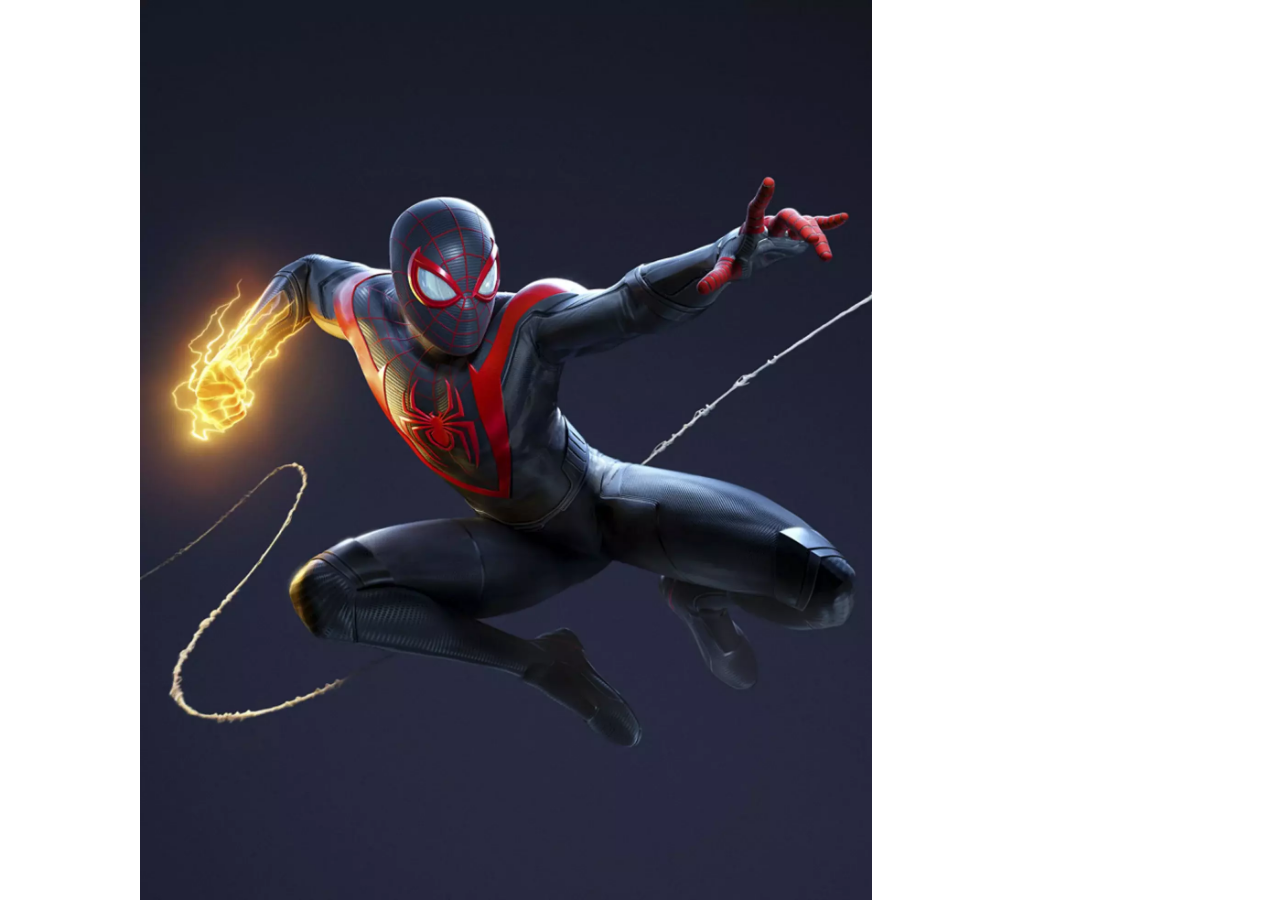
<file: index.html>
<!DOCTYPE html>
<html lang="en">

<head>
    <meta charset="UTF-8">
    <meta name="viewport" content="width=device-width, initial-scale=1.0">
    <title>Js-Array-Carousel</title>
    <link rel="stylesheet" href="./assets/style.css">
    <link rel="stylesheet" href="https://cdnjs.cloudflare.com/ajax/libs/font-awesome/6.5.1/css/all.min.css"
        integrity="sha512-DTOQO9RWCH3ppGqcWaEA1BIZOC6xxalwEsw9c2QQeAIftl+Vegovlnee1c9QX4TctnWMn13TZye+giMm8e2LwA=="
        crossorigin="anonymous" referrerpolicy="no-referrer" />
</head>

<body>


    <div class="container">
        <div class="slides">





        </div>
        <div class="controls">
            <div class="prev">
                <i class="fa-solid fa-circle-arrow-up"></i>
            </div>
            <div class="next">
                <i class="fa-solid fa-circle-arrow-down"></i>
            </div>
        </div>

    </div>




    <script src="./assets/js/main.js"></script>
</body>

</html>
</file>
<file: assets/style.css>
* {
    margin: 0;
    padding: 0;
    box-sizing: border-box;
}

img {
    max-width: 100%;  
    height: 100%;
}
.slides{
    height: 100%;
}
.container {
    max-width: 1000px;
    width: 80%;
    height: 100vh;
    margin: 0 auto;
    position: relative;
}

.controls {
    font-size: 40px;
    color: black;
    display: flex;
    flex-direction: column;
    align-items: center;
    justify-content: space-between;
    position: absolute;
    width: 100%;
    height: 100%;
    top: 0;

    & .next {
        margin-bottom: 10px;
        color: rgb(168, 177, 156);
    }

    & .prev {
        margin-top: 10px;
        color: rgb(168, 177, 156);
    }
}

/* Qui praticamente dico, che tutte le immagini tranne quelle che hanno la classe active devono essere invisibili in pagina*/

img:not(.active) {
    display: none;
}


.next:hover {
    color: white;
    cursor: pointer;
    transition: 0.5s;
}

.prev:hover {
    color: white;
    cursor: pointer;
    transition: 0.5s;
}
</file>
